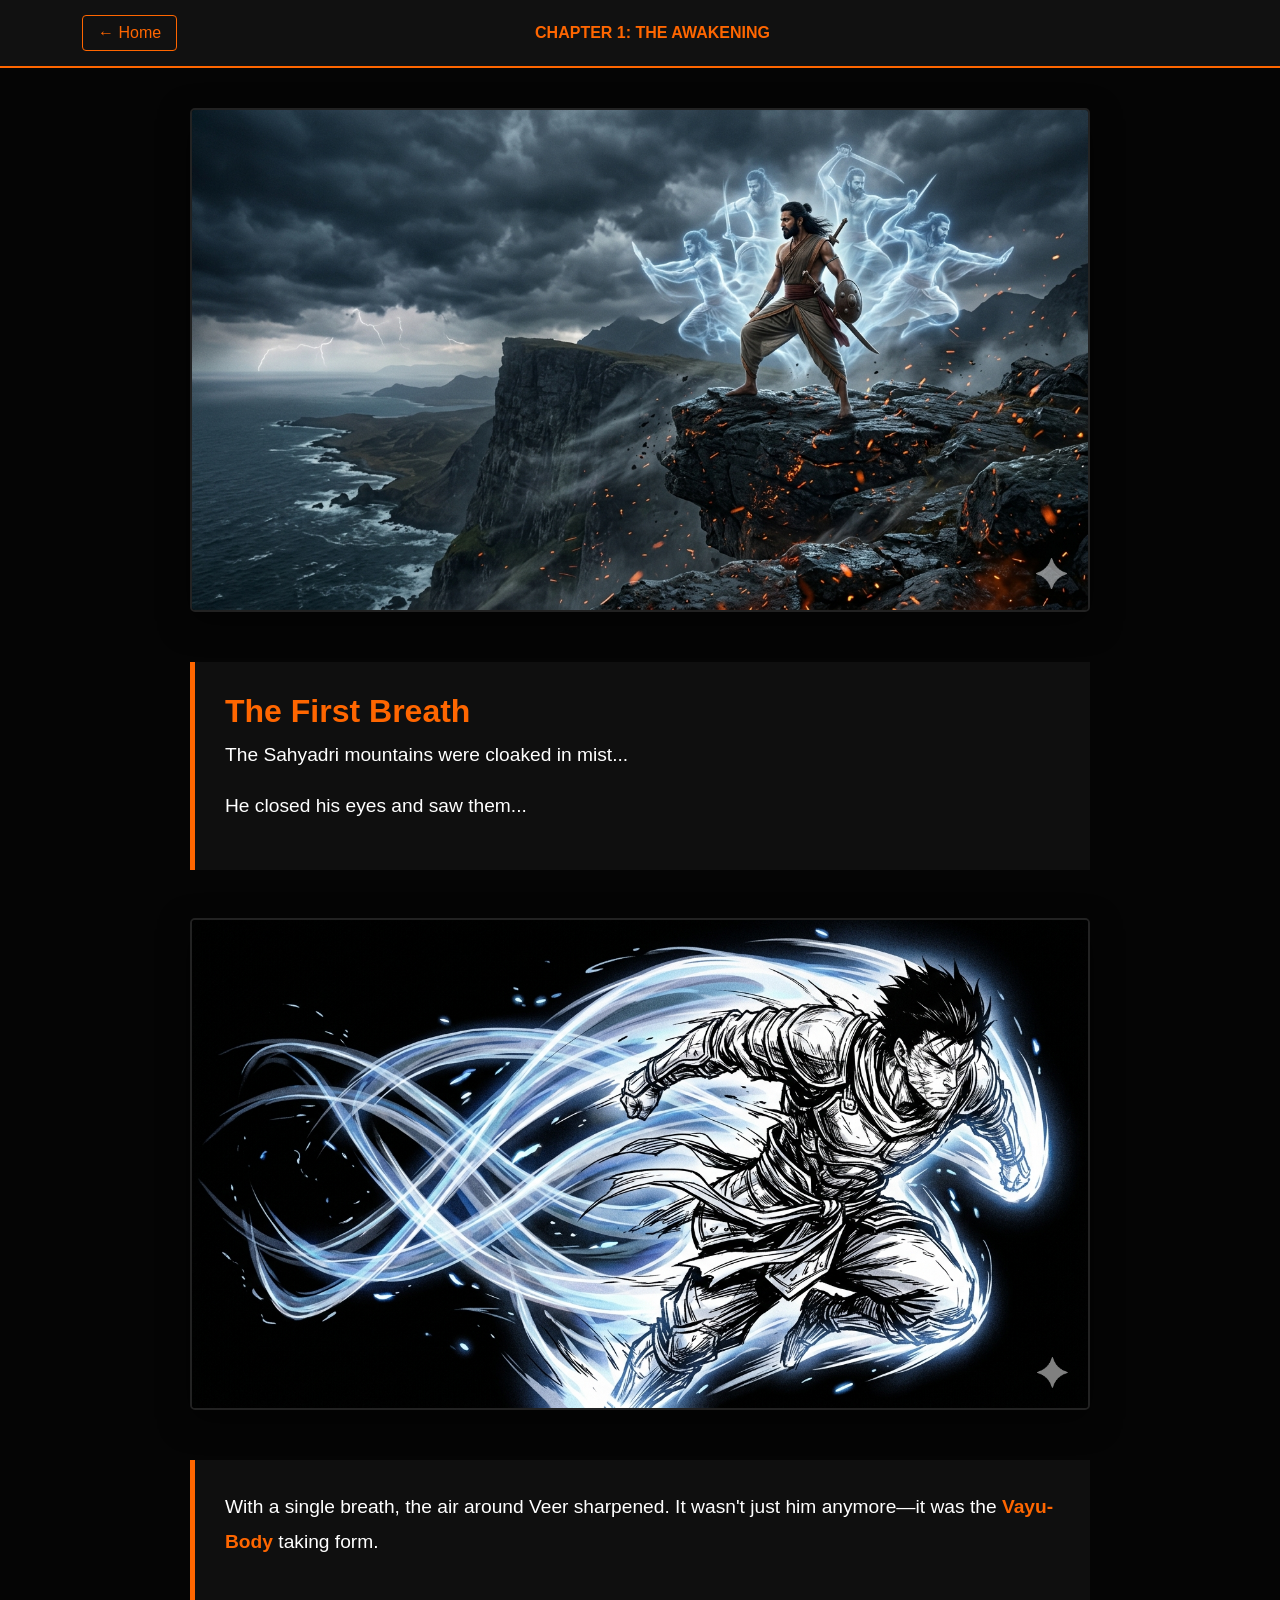
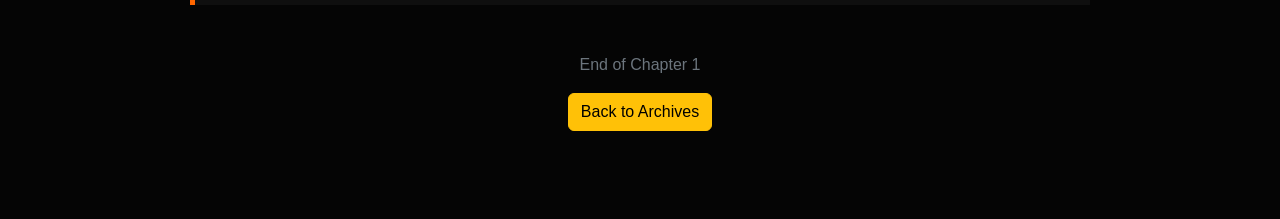
<file: chapter1.html>
<!DOCTYPE html>
<html lang="en">
<head>
    <meta charset="UTF-8">
    <meta name="viewport" content="width=device-width, initial-scale=1.0">
    <title>Chapter 1 | Anek Shareer Ek Aatma</title>
    
    <link href="https://cdn.jsdelivr.net/npm/bootstrap@5.3.0/dist/css/bootstrap.min.css" rel="stylesheet">

    <style>
        /* INTERNAL CSS - No more folder issues */
        body {
            background-color: #050505; /* Solid Black */
            color: #ffffff;
            font-family: 'Segoe UI', sans-serif;
            margin: 0;
            padding: 0;
        }

        .chapter-nav {
            background: #111;
            border-bottom: 2px solid #ff6600;
            padding: 15px 0;
            position: sticky;
            top: 0;
            z-index: 1000;
        }

        .manga-container {
    max-width: 900px; /* Wider for desktop */
    width: 95%; /* Adjusts automatically for mobile */
    margin: 40px auto;
}

        .manga-image {
            width: 100%;
            border: 2px solid #222;
            margin-bottom: 30px;
            border-radius: 5px;
            box-shadow: 0 10px 30px rgba(0,0,0,0.5);
        }

        .story-text-box {
            background: #0f0f0f;
            padding: 30px;
            border-left: 5px solid #ff6600;
            margin-top: 20px;
            line-height: 1.8;
            font-size: 1.2rem;
        }

        .highlight-orange {
            color: #ff6600;
            font-weight: bold;
        }

        .btn-back {
            color: #ff6600;
            border: 1px solid #ff6600;
            text-decoration: none;
            padding: 5px 15px;
            border-radius: 4px;
            transition: 0.3s;
        }

        .btn-back:hover {
            background: #ff6600;
            color: #000;
        }
    </style>
</head>
<body>

    <nav class="chapter-nav">
        <div class="container d-flex justify-content-between align-items-center">
            <a href="index.html" class="btn-back">← Home</a>
            <span class="highlight-orange">CHAPTER 1: THE AWAKENING</span>
            <div style="width: 70px;"></div>
        </div>
    </nav>

    <div class="manga-container text-center">
        
        <img src="./assets/images/Hero_background.png" class="manga-image" alt="Page 1">
        
       <div class="story-text-box text-start">
            <h2 class="highlight-orange">The First Breath</h2>
            <p>The Sahyadri mountains were cloaked in mist...</p>
            <p>He closed his eyes and saw them...</p>
        </div> <img src="assets/images/vayu-body.png" class="manga-image mt-5" alt="Action Scene 2">
        <div class="story-text-box text-start">
            <p>With a single breath, the air around Veer sharpened. It wasn't just him anymore—it was the <span class="highlight-orange">Vayu-Body</span> taking form.</p>
        </div>
        <div class="py-5">
            <p class="text-secondary">End of Chapter 1</p>
            <a href="index.html" class="btn btn-warning">Back to Archives</a>
        </div>
    </div>

</body>
</html>
</file>
